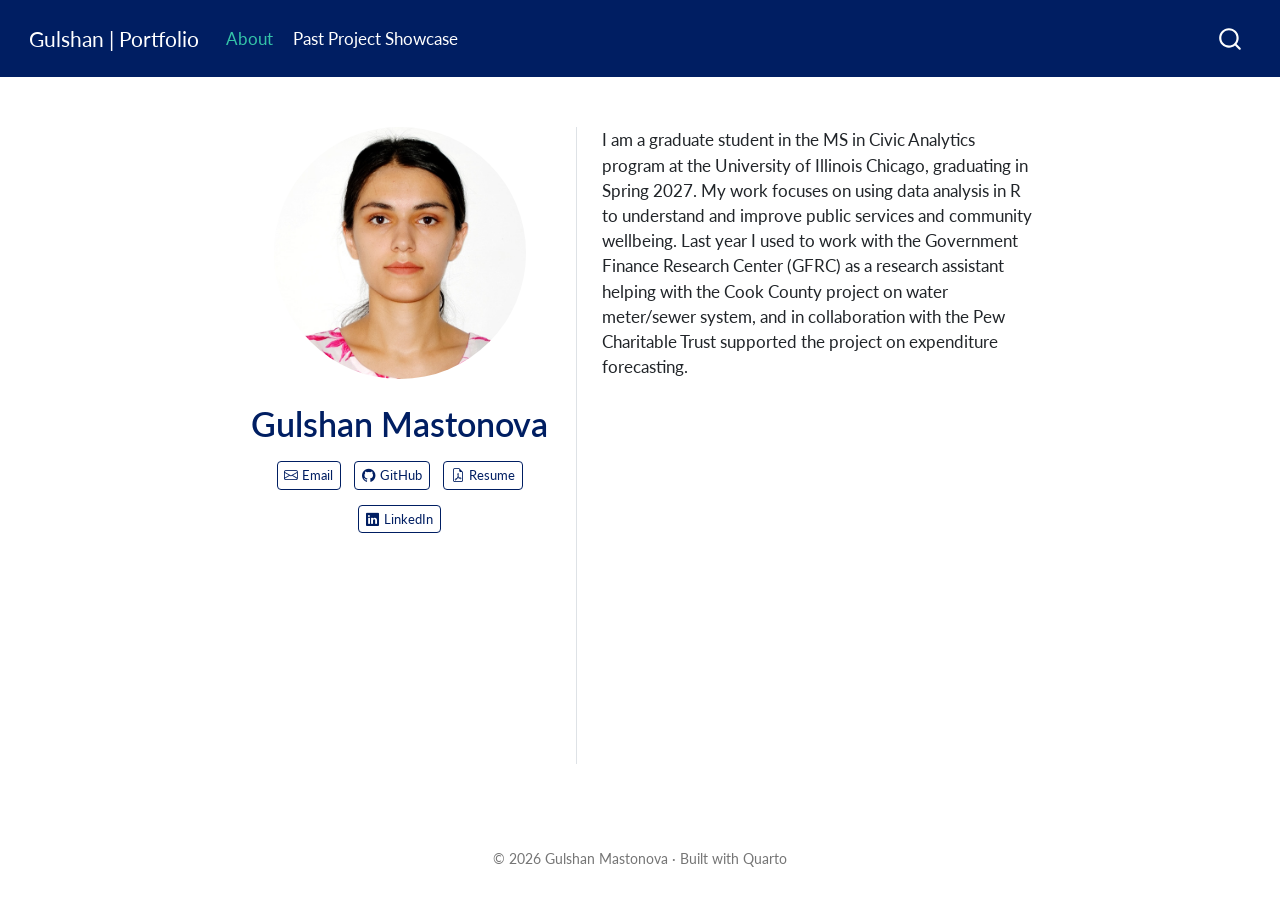
<file: docs/index.html>
<!DOCTYPE html>
<html xmlns="http://www.w3.org/1999/xhtml" lang="en" xml:lang="en"><head>

<meta charset="utf-8">
<meta name="generator" content="quarto-1.10.20">

<meta name="viewport" content="width=device-width, initial-scale=1.0, user-scalable=yes">


<title>Gulshan Mastonova – Gulshan | Portfolio</title>
<style>
/* Default styles provided by pandoc.
** See https://pandoc.org/MANUAL.html#variables-for-html for config info.
*/
span.smallcaps{font-variant: small-caps;}
div.columns{display: flex; gap: 1.5em;}
div.column{flex: auto;}
@media screen {
div.columns{gap: min(4vw, 1.5em);}
div.column{overflow-x: auto;}
}
div.hanging-indent{margin-left: 1.5em; text-indent: -1.5em;}
ul.task-list{list-style: none;}
ul.task-list li input[type="checkbox"] {
  width: 0.8em;
  margin: 0 0.8em 0.2em -1em; /* quarto-specific, see https://github.com/quarto-dev/quarto-cli/issues/4556 */ 
  vertical-align: middle;
}
</style>


<script src="site_libs/quarto-nav/quarto-nav.js"></script>
<script src="site_libs/quarto-nav/headroom.min.js"></script>
<script src="site_libs/clipboard/clipboard.min.js"></script>
<script src="site_libs/quarto-search/autocomplete.umd.js"></script>
<script src="site_libs/quarto-search/fuse.min.js"></script>
<script src="site_libs/quarto-search/quarto-search.js"></script>
<meta name="quarto:offset" content="./">
<script src="site_libs/quarto-html/quarto.js" type="module"></script>
<script src="site_libs/quarto-html/tabsets/tabsets.js" type="module"></script>
<script src="site_libs/quarto-html/popper.min.js"></script>
<script src="site_libs/quarto-html/tippy.umd.min.js"></script>
<link href="site_libs/quarto-html/tippy.css" rel="stylesheet">
<link href="site_libs/quarto-html/quarto-syntax-highlighting-17888a1159294d3eb470f19f6f52f5a5.css" rel="stylesheet" id="quarto-text-highlighting-styles">
<script src="site_libs/bootstrap/bootstrap.min.js"></script>
<link href="site_libs/bootstrap/bootstrap-icons.css" rel="stylesheet">
<link href="site_libs/bootstrap/bootstrap-e0e38c6e73cca7c66233635d8d6b3853.min.css" rel="stylesheet" append-hash="true" id="quarto-bootstrap" data-mode="light">
<script id="quarto-search-options" type="application/json">{
  "location": "navbar",
  "copy-button": false,
  "collapse-after": 3,
  "panel-placement": "end",
  "type": "overlay",
  "limit": 50,
  "keyboard-shortcut": [
    "f",
    "/",
    "s"
  ],
  "show-item-context": false,
  "language": {
    "search-no-results-text": "No results",
    "search-matching-documents-text": "matching documents",
    "search-copy-link-title": "Copy link to search",
    "search-hide-matches-text": "Hide additional matches",
    "search-more-match-text": "more match in this document",
    "search-more-matches-text": "more matches in this document",
    "search-clear-button-title": "Clear",
    "search-text-placeholder": "",
    "search-detached-cancel-button-title": "Cancel",
    "search-submit-button-title": "Submit",
    "search-label": "Search"
  }
}</script>


<link rel="stylesheet" href="styles.css">
</head>

<body class="nav-fixed fullcontent quarto-light">

<div id="quarto-search-results"></div>
  <header id="quarto-header" class="headroom fixed-top">
    <nav class="navbar navbar-expand-lg " data-bs-theme="dark">
      <div class="navbar-container container-fluid">
      <div class="navbar-brand-container mx-auto">
    <a class="navbar-brand" href="./index.html">
    <span class="navbar-title">Gulshan | Portfolio</span>
    </a>
  </div>
            <div id="quarto-search" class="" title="Search"></div>
          <button class="navbar-toggler" type="button" data-bs-toggle="collapse" data-bs-target="#navbarCollapse" aria-controls="navbarCollapse" role="menu" aria-expanded="false" aria-label="Toggle navigation" onclick="if (window.quartoToggleHeadroom) { window.quartoToggleHeadroom(); }">
  <span class="navbar-toggler-icon"></span>
</button>
          <div class="collapse navbar-collapse" id="navbarCollapse">
            <ul class="navbar-nav navbar-nav-scroll me-auto">
  <li class="nav-item">
    <a class="nav-link active" href="./index.html" aria-current="page"> 
<span class="menu-text">About</span></a>
  </li>  
  <li class="nav-item">
    <a class="nav-link" href="./project.html"> 
<span class="menu-text">Past Project Showcase</span></a>
  </li>  
</ul>
          </div> <!-- /navcollapse -->
            <div class="quarto-navbar-tools">
</div>
      </div> <!-- /container-fluid -->
    </nav>
</header>
<!-- content -->
<div id="quarto-content" class="quarto-container page-columns page-rows-contents page-layout-article page-navbar">
<!-- sidebar -->
<!-- margin-sidebar -->
    
<!-- main -->
<div class="quarto-about-trestles">
  <div class="about-entity">
    <img src="images/proffi.jpg" class="about-image
  round " style="height: 15em; width: 15em;">
<header id="title-block-header" class="quarto-title-block default">
<div class="quarto-title">
<h1 class="title">Gulshan Mastonova</h1>
</div>
<div class="quarto-title-meta">
  </div>
</header>
    <div class="about-links">
  <a href="mailto:gmast3@uic.edu" class="about-link" rel="" target="">
    <i class="bi bi-envelope"></i>
     <span class="about-link-text">Email</span>
  </a>
  <a href="https://github.com/gmast3-bit" class="about-link" rel="" target="">
    <i class="bi bi-github"></i>
     <span class="about-link-text">GitHub</span>
  </a>
  <a href="https://gmast3-bit.github.io/portfolio/files/resume.pdf" class="about-link" rel="" target="">
    <i class="bi bi-file-earmark-pdf"></i>
     <span class="about-link-text">Resume</span>
  </a>
  <a href="https://www.linkedin.com/in/gulshanmastonova/" class="about-link" rel="" target="">
    <i class="bi bi-linkedin"></i>
     <span class="about-link-text">LinkedIn</span>
  </a>
</div>
  </div>
  <div class="about-contents"><main class="content" id="quarto-document-content">
<p>I am a graduate student in the MS in Civic Analytics program at the University of Illinois Chicago, graduating in Spring 2027. My work focuses on using data analysis in R to understand and improve public services and community wellbeing. Last year I used to work with the Government Finance Research Center (GFRC) as a research assistant helping with the Cook County project on water meter/sewer system, and in collaboration with the Pew Charitable Trust supported the project on expenditure forecasting.</p>


</main></div>
</div>
 <!-- /main -->
<script id="quarto-html-after-body" type="application/javascript">
  window.document.addEventListener("DOMContentLoaded", function (event) {
    const isCodeAnnotation = (el) => {
      for (const clz of el.classList) {
        if (clz.startsWith('code-annotation-')) {                     
          return true;
        }
      }
      return false;
    }
    const onCopySuccess = function(e) {
      // button target
      const button = e.trigger;
      // don't keep focus
      button.blur();
      // flash "checked"
      button.classList.add('code-copy-button-checked');
      var currentTitle = button.getAttribute("title");
      button.setAttribute("title", "Copied!");
      let tooltip;
      if (window.bootstrap) {
        button.setAttribute("data-bs-toggle", "tooltip");
        button.setAttribute("data-bs-placement", "left");
        button.setAttribute("data-bs-title", "Copied!");
        tooltip = new bootstrap.Tooltip(button, 
          { trigger: "manual", 
            customClass: "code-copy-button-tooltip",
            offset: [0, -8]});
        tooltip.show();    
      }
      setTimeout(function() {
        if (tooltip) {
          tooltip.hide();
          button.removeAttribute("data-bs-title");
          button.removeAttribute("data-bs-toggle");
          button.removeAttribute("data-bs-placement");
        }
        button.setAttribute("title", currentTitle);
        button.classList.remove('code-copy-button-checked');
      }, 1000);
      // clear code selection
      e.clearSelection();
    }
    const getTextToCopy = function(trigger) {
      const outerScaffold = trigger.parentElement.cloneNode(true);
      const codeEl = outerScaffold.querySelector('code');
      for (const childEl of codeEl.children) {
        if (isCodeAnnotation(childEl)) {
          childEl.remove();
        }
      }
      return codeEl.innerText;
    }
    const clipboard = new window.ClipboardJS('.code-copy-button:not([data-in-quarto-modal])', {
      text: getTextToCopy
    });
    clipboard.on('success', onCopySuccess);
    if (window.document.getElementById('quarto-embedded-source-code-modal')) {
      const clipboardModal = new window.ClipboardJS('.code-copy-button[data-in-quarto-modal]', {
        text: getTextToCopy,
        container: window.document.getElementById('quarto-embedded-source-code-modal')
      });
      clipboardModal.on('success', onCopySuccess);
    }
      var localhostRegex = new RegExp(/^(?:http|https):\/\/localhost\:?[0-9]*\//);
      var mailtoRegex = new RegExp(/^mailto:/);
        var filterRegex = new RegExp('/' + window.location.host + '/');
      var isInternal = (href) => {
          return filterRegex.test(href) || localhostRegex.test(href) || mailtoRegex.test(href);
      }
      // Inspect non-navigation links and adorn them if external
     var links = window.document.querySelectorAll('a[href]:not(.nav-link):not(.navbar-brand):not(.toc-action):not(.sidebar-link):not(.sidebar-item-toggle):not(.pagination-link):not(.no-external):not([aria-hidden]):not(.dropdown-item):not(.quarto-navigation-tool):not(.about-link)');
      for (var i=0; i<links.length; i++) {
        const link = links[i];
        if (!isInternal(link.href)) {
          // undo the damage that might have been done by quarto-nav.js in the case of
          // links that we want to consider external
          if (link.dataset.originalHref !== undefined) {
            link.href = link.dataset.originalHref;
          }
        }
      }
    function tippyHover(el, contentFn, onTriggerFn, onUntriggerFn) {
      const config = {
        allowHTML: true,
        maxWidth: 500,
        delay: 100,
        arrow: false,
        appendTo: function(el) {
            return el.parentElement;
        },
        interactive: true,
        interactiveBorder: 10,
        theme: 'quarto',
        placement: 'bottom-start',
      };
      if (contentFn) {
        config.content = contentFn;
      }
      if (onTriggerFn) {
        config.onTrigger = onTriggerFn;
      }
      if (onUntriggerFn) {
        config.onUntrigger = onUntriggerFn;
      }
      window.tippy(el, config); 
    }
    const noterefs = window.document.querySelectorAll('a[role="doc-noteref"]');
    for (var i=0; i<noterefs.length; i++) {
      const ref = noterefs[i];
      tippyHover(ref, function() {
        // use id or data attribute instead here
        let href = ref.getAttribute('data-footnote-href') || ref.getAttribute('href');
        try { href = new URL(href).hash; } catch {}
        const id = href.replace(/^#\/?/, "");
        const note = window.document.getElementById(id);
        if (note) {
          return note.innerHTML;
        } else {
          return "";
        }
      });
    }
    const xrefs = window.document.querySelectorAll('a.quarto-xref');
    const processXRef = (id, note) => {
      // Strip column container classes
      const stripColumnClz = (el) => {
        el.classList.remove("page-full", "page-columns");
        if (el.children) {
          for (const child of el.children) {
            stripColumnClz(child);
          }
        }
      }
      stripColumnClz(note)
      if (id === null || id.startsWith('sec-')) {
        // Special case sections, only their first couple elements
        const container = document.createElement("div");
        if (note.children && note.children.length > 2) {
          container.appendChild(note.children[0].cloneNode(true));
          for (let i = 1; i < note.children.length; i++) {
            const child = note.children[i];
            if (child.tagName === "P" && child.innerText === "") {
              continue;
            } else {
              container.appendChild(child.cloneNode(true));
              break;
            }
          }
          if (window.Quarto?.typesetMath) {
            window.Quarto.typesetMath(container);
          }
          return container.innerHTML
        } else {
          if (window.Quarto?.typesetMath) {
            window.Quarto.typesetMath(note);
          }
          return note.innerHTML;
        }
      } else {
        // Remove any anchor links if they are present
        const anchorLink = note.querySelector('a.anchorjs-link');
        if (anchorLink) {
          anchorLink.remove();
        }
        if (window.Quarto?.typesetMath) {
          window.Quarto.typesetMath(note);
        }
        if (note.classList.contains("callout")) {
          return note.outerHTML;
        } else {
          return note.innerHTML;
        }
      }
    }
    for (var i=0; i<xrefs.length; i++) {
      const xref = xrefs[i];
      tippyHover(xref, undefined, function(instance) {
        instance.disable();
        let url = xref.getAttribute('href');
        let hash = undefined; 
        if (url.startsWith('#')) {
          hash = url;
        } else {
          try { hash = new URL(url).hash; } catch {}
        }
        if (hash) {
          const id = hash.replace(/^#\/?/, "");
          const note = window.document.getElementById(id);
          if (note !== null) {
            try {
              const html = processXRef(id, note.cloneNode(true));
              instance.setContent(html);
            } finally {
              instance.enable();
              instance.show();
            }
          } else {
            // See if we can fetch this
            fetch(url.split('#')[0])
            .then(res => res.text())
            .then(html => {
              const parser = new DOMParser();
              const htmlDoc = parser.parseFromString(html, "text/html");
              const note = htmlDoc.getElementById(id);
              if (note !== null) {
                const html = processXRef(id, note);
                instance.setContent(html);
              } 
            }).finally(() => {
              instance.enable();
              instance.show();
            });
          }
        } else {
          // See if we can fetch a full url (with no hash to target)
          // This is a special case and we should probably do some content thinning / targeting
          fetch(url)
          .then(res => res.text())
          .then(html => {
            const parser = new DOMParser();
            const htmlDoc = parser.parseFromString(html, "text/html");
            const note = htmlDoc.querySelector('main.content');
            if (note !== null) {
              // This should only happen for chapter cross references
              // (since there is no id in the URL)
              // remove the first header
              if (note.children.length > 0 && note.children[0].tagName === "HEADER") {
                note.children[0].remove();
              }
              const html = processXRef(null, note);
              instance.setContent(html);
            } 
          }).finally(() => {
            instance.enable();
            instance.show();
          });
        }
      }, function(instance) {
      });
    }
        let selectedAnnoteEl;
        const selectorForAnnotation = ( cell, annotation) => {
          let cellAttr = 'data-code-cell="' + cell + '"';
          let lineAttr = 'data-code-annotation="' +  annotation + '"';
          const selector = 'span[' + cellAttr + '][' + lineAttr + ']';
          return selector;
        }
        const selectCodeLines = (annoteEl) => {
          const doc = window.document;
          const targetCell = annoteEl.getAttribute("data-target-cell");
          const targetAnnotation = annoteEl.getAttribute("data-target-annotation");
          const annoteSpan = window.document.querySelector(selectorForAnnotation(targetCell, targetAnnotation));
          const lines = annoteSpan.getAttribute("data-code-lines").split(",");
          const lineIds = lines.map((line) => {
            return targetCell + "-" + line;
          })
          let top = null;
          let height = null;
          let parent = null;
          if (lineIds.length > 0) {
              //compute the position of the single el (top and bottom and make a div)
              const el = window.document.getElementById(lineIds[0]);
              top = el.offsetTop;
              height = el.offsetHeight;
              parent = el.parentElement.parentElement;
            if (lineIds.length > 1) {
              const lastEl = window.document.getElementById(lineIds[lineIds.length - 1]);
              const bottom = lastEl.offsetTop + lastEl.offsetHeight;
              height = bottom - top;
            }
            if (top !== null && height !== null && parent !== null) {
              // cook up a div (if necessary) and position it 
              let div = window.document.getElementById("code-annotation-line-highlight");
              if (div === null) {
                div = window.document.createElement("div");
                div.setAttribute("id", "code-annotation-line-highlight");
                div.style.position = 'absolute';
                parent.appendChild(div);
              }
              div.style.top = top - 2 + "px";
              div.style.height = height + 4 + "px";
              div.style.left = 0;
              let gutterDiv = window.document.getElementById("code-annotation-line-highlight-gutter");
              if (gutterDiv === null) {
                gutterDiv = window.document.createElement("div");
                gutterDiv.setAttribute("id", "code-annotation-line-highlight-gutter");
                gutterDiv.style.position = 'absolute';
                const codeCell = window.document.getElementById(targetCell);
                const gutter = codeCell.querySelector('.code-annotation-gutter');
                gutter.appendChild(gutterDiv);
              }
              gutterDiv.style.top = top - 2 + "px";
              gutterDiv.style.height = height + 4 + "px";
            }
            selectedAnnoteEl = annoteEl;
          }
        };
        const unselectCodeLines = () => {
          const elementsIds = ["code-annotation-line-highlight", "code-annotation-line-highlight-gutter"];
          elementsIds.forEach((elId) => {
            const div = window.document.getElementById(elId);
            if (div) {
              div.remove();
            }
          });
          selectedAnnoteEl = undefined;
        };
          // Handle positioning of the toggle
      window.addEventListener(
        "resize",
        throttle(() => {
          elRect = undefined;
          if (selectedAnnoteEl) {
            selectCodeLines(selectedAnnoteEl);
          }
        }, 10)
      );
      function throttle(fn, ms) {
      let throttle = false;
      let timer;
        return (...args) => {
          if(!throttle) { // first call gets through
              fn.apply(this, args);
              throttle = true;
          } else { // all the others get throttled
              if(timer) clearTimeout(timer); // cancel #2
              timer = setTimeout(() => {
                fn.apply(this, args);
                timer = throttle = false;
              }, ms);
          }
        };
      }
        // Attach click handler to the DT
        const annoteDls = window.document.querySelectorAll('dt[data-target-cell]');
        for (const annoteDlNode of annoteDls) {
          annoteDlNode.addEventListener('click', (event) => {
            const clickedEl = event.target;
            if (clickedEl !== selectedAnnoteEl) {
              unselectCodeLines();
              const activeEl = window.document.querySelector('dt[data-target-cell].code-annotation-active');
              if (activeEl) {
                activeEl.classList.remove('code-annotation-active');
              }
              selectCodeLines(clickedEl);
              clickedEl.classList.add('code-annotation-active');
            } else {
              // Unselect the line
              unselectCodeLines();
              clickedEl.classList.remove('code-annotation-active');
            }
          });
        }
    const findCites = (el) => {
      const parentEl = el.parentElement;
      if (parentEl) {
        const cites = parentEl.dataset.cites;
        if (cites) {
          return {
            el,
            cites: cites.split(' ')
          };
        } else {
          return findCites(el.parentElement)
        }
      } else {
        return undefined;
      }
    };
    var bibliorefs = window.document.querySelectorAll('a[role="doc-biblioref"]');
    for (var i=0; i<bibliorefs.length; i++) {
      const ref = bibliorefs[i];
      const citeInfo = findCites(ref);
      if (citeInfo) {
        tippyHover(citeInfo.el, function() {
          var popup = window.document.createElement('div');
          citeInfo.cites.forEach(function(cite) {
            var citeDiv = window.document.createElement('div');
            citeDiv.classList.add('hanging-indent');
            citeDiv.classList.add('csl-entry');
            var biblioDiv = window.document.getElementById('ref-' + cite);
            if (biblioDiv) {
              citeDiv.innerHTML = biblioDiv.innerHTML;
            }
            popup.appendChild(citeDiv);
          });
          return popup.innerHTML;
        });
      }
    }
  });
  </script>
</div> <!-- /content -->
<footer class="footer">
  <div class="nav-footer">
    <div class="nav-footer-left">
      &nbsp;
    </div>   
    <div class="nav-footer-center">
<p>© 2026 Gulshan Mastonova · Built with Quarto</p>
</div>
    <div class="nav-footer-right">
      &nbsp;
    </div>
  </div>
</footer>




</body></html>
</file>
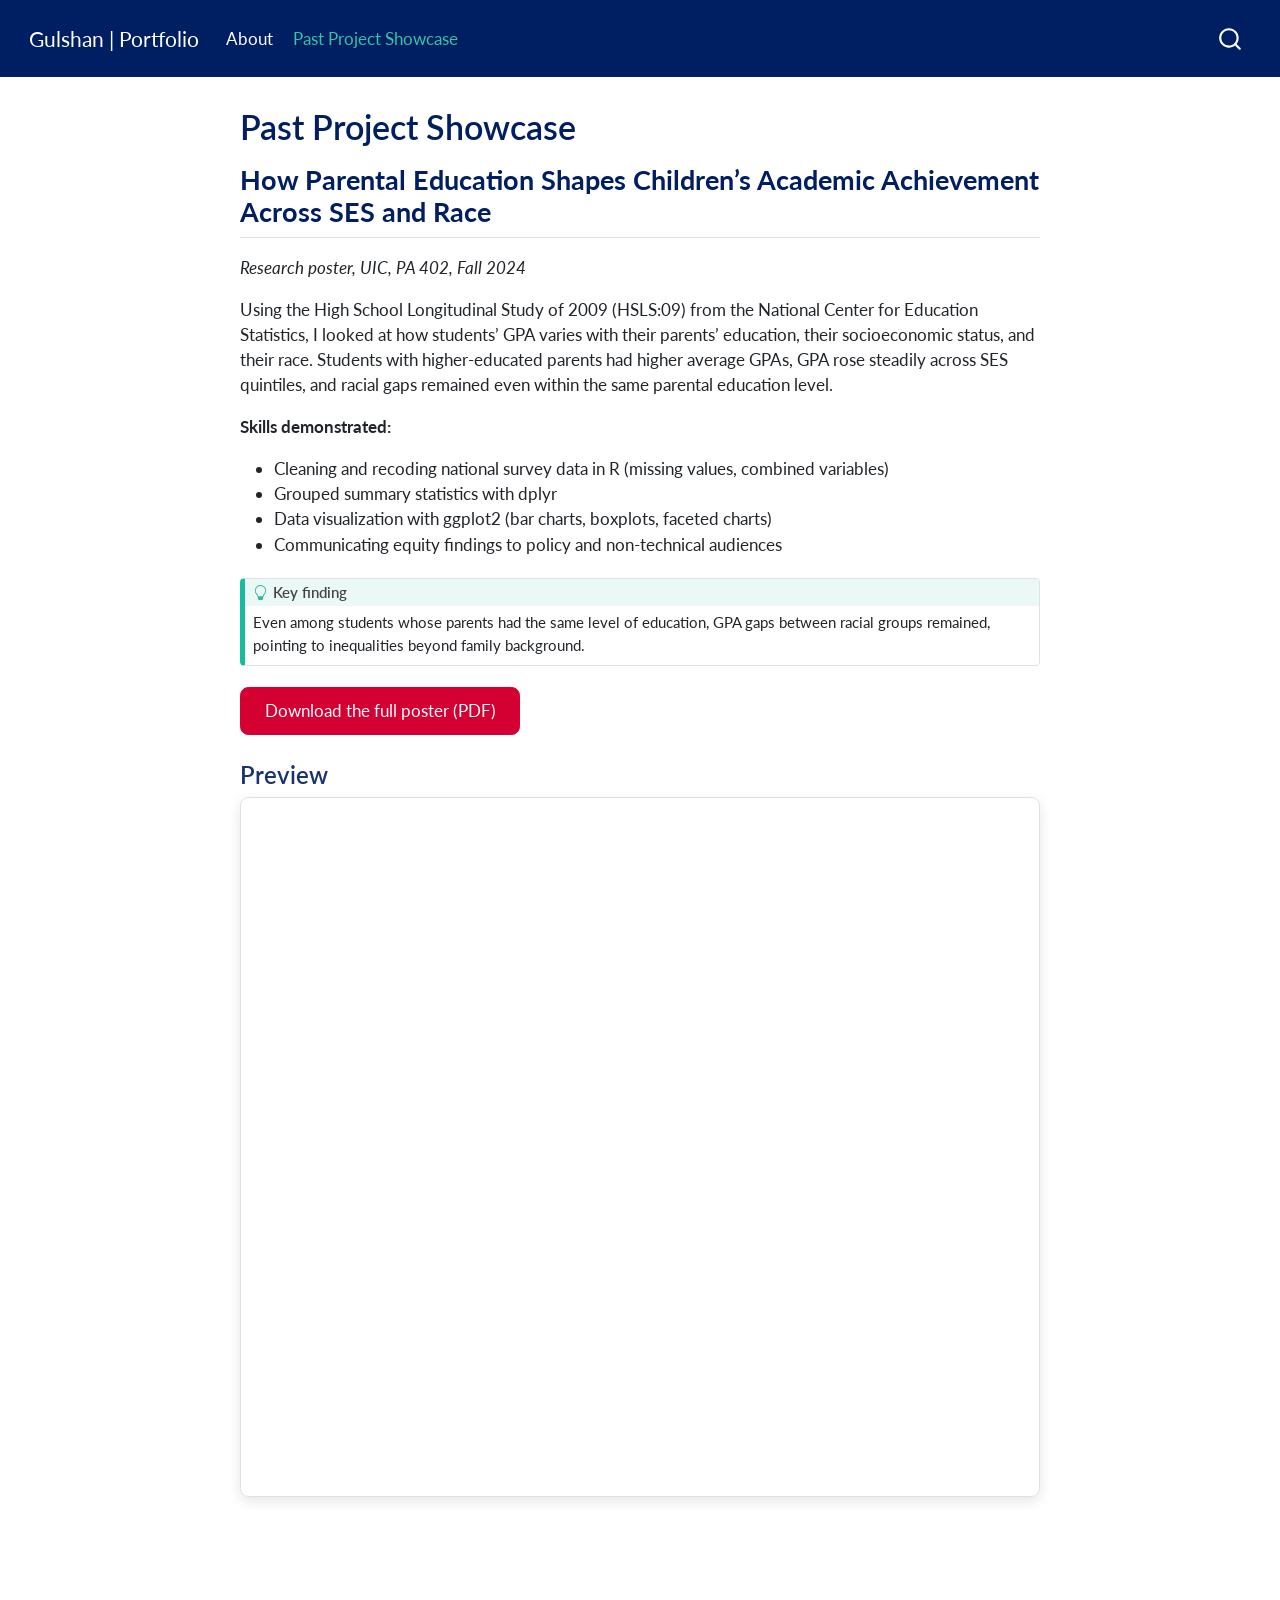
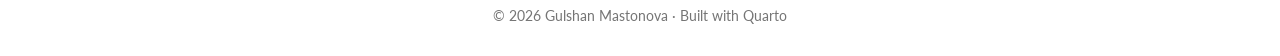
<file: docs/project.html>
<!DOCTYPE html>
<html xmlns="http://www.w3.org/1999/xhtml" lang="en" xml:lang="en"><head>

<meta charset="utf-8">
<meta name="generator" content="quarto-1.10.20">

<meta name="viewport" content="width=device-width, initial-scale=1.0, user-scalable=yes">


<title>Past Project Showcase – Gulshan | Portfolio</title>
<style>
/* Default styles provided by pandoc.
** See https://pandoc.org/MANUAL.html#variables-for-html for config info.
*/
span.smallcaps{font-variant: small-caps;}
div.columns{display: flex; gap: 1.5em;}
div.column{flex: auto;}
@media screen {
div.columns{gap: min(4vw, 1.5em);}
div.column{overflow-x: auto;}
}
div.hanging-indent{margin-left: 1.5em; text-indent: -1.5em;}
ul.task-list{list-style: none;}
ul.task-list li input[type="checkbox"] {
  width: 0.8em;
  margin: 0 0.8em 0.2em -1em; /* quarto-specific, see https://github.com/quarto-dev/quarto-cli/issues/4556 */ 
  vertical-align: middle;
}
</style>


<script src="site_libs/quarto-nav/quarto-nav.js"></script>
<script src="site_libs/quarto-nav/headroom.min.js"></script>
<script src="site_libs/clipboard/clipboard.min.js"></script>
<script src="site_libs/quarto-search/autocomplete.umd.js"></script>
<script src="site_libs/quarto-search/fuse.min.js"></script>
<script src="site_libs/quarto-search/quarto-search.js"></script>
<meta name="quarto:offset" content="./">
<script src="site_libs/quarto-html/quarto.js" type="module"></script>
<script src="site_libs/quarto-html/tabsets/tabsets.js" type="module"></script>
<script src="site_libs/quarto-html/popper.min.js"></script>
<script src="site_libs/quarto-html/tippy.umd.min.js"></script>
<script src="site_libs/quarto-html/anchor.min.js"></script>
<link href="site_libs/quarto-html/tippy.css" rel="stylesheet">
<link href="site_libs/quarto-html/quarto-syntax-highlighting-17888a1159294d3eb470f19f6f52f5a5.css" rel="stylesheet" id="quarto-text-highlighting-styles">
<script src="site_libs/bootstrap/bootstrap.min.js"></script>
<link href="site_libs/bootstrap/bootstrap-icons.css" rel="stylesheet">
<link href="site_libs/bootstrap/bootstrap-e0e38c6e73cca7c66233635d8d6b3853.min.css" rel="stylesheet" append-hash="true" id="quarto-bootstrap" data-mode="light">
<script id="quarto-search-options" type="application/json">{
  "location": "navbar",
  "copy-button": false,
  "collapse-after": 3,
  "panel-placement": "end",
  "type": "overlay",
  "limit": 50,
  "keyboard-shortcut": [
    "f",
    "/",
    "s"
  ],
  "show-item-context": false,
  "language": {
    "search-no-results-text": "No results",
    "search-matching-documents-text": "matching documents",
    "search-copy-link-title": "Copy link to search",
    "search-hide-matches-text": "Hide additional matches",
    "search-more-match-text": "more match in this document",
    "search-more-matches-text": "more matches in this document",
    "search-clear-button-title": "Clear",
    "search-text-placeholder": "",
    "search-detached-cancel-button-title": "Cancel",
    "search-submit-button-title": "Submit",
    "search-label": "Search"
  }
}</script>


<link rel="stylesheet" href="styles.css">
</head>

<body class="nav-fixed fullcontent quarto-light">

<div id="quarto-search-results"></div>
  <header id="quarto-header" class="headroom fixed-top">
    <nav class="navbar navbar-expand-lg " data-bs-theme="dark">
      <div class="navbar-container container-fluid">
      <div class="navbar-brand-container mx-auto">
    <a class="navbar-brand" href="./index.html">
    <span class="navbar-title">Gulshan | Portfolio</span>
    </a>
  </div>
            <div id="quarto-search" class="" title="Search"></div>
          <button class="navbar-toggler" type="button" data-bs-toggle="collapse" data-bs-target="#navbarCollapse" aria-controls="navbarCollapse" role="menu" aria-expanded="false" aria-label="Toggle navigation" onclick="if (window.quartoToggleHeadroom) { window.quartoToggleHeadroom(); }">
  <span class="navbar-toggler-icon"></span>
</button>
          <div class="collapse navbar-collapse" id="navbarCollapse">
            <ul class="navbar-nav navbar-nav-scroll me-auto">
  <li class="nav-item">
    <a class="nav-link" href="./index.html"> 
<span class="menu-text">About</span></a>
  </li>  
  <li class="nav-item">
    <a class="nav-link active" href="./project.html" aria-current="page"> 
<span class="menu-text">Past Project Showcase</span></a>
  </li>  
</ul>
          </div> <!-- /navcollapse -->
            <div class="quarto-navbar-tools">
</div>
      </div> <!-- /container-fluid -->
    </nav>
</header>
<!-- content -->
<div id="quarto-content" class="quarto-container page-columns page-rows-contents page-layout-article page-navbar">
<!-- sidebar -->
<!-- margin-sidebar -->
    
<!-- main -->
<main class="content" id="quarto-document-content">

<header id="title-block-header" class="quarto-title-block default">
<div class="quarto-title">
<h1 class="title">Past Project Showcase</h1>
</div>



<div class="quarto-title-meta">

    
  
    
  </div>
  


</header>


<section id="how-parental-education-shapes-childrens-academic-achievement-across-ses-and-race" class="level2">
<h2 class="anchored" data-anchor-id="how-parental-education-shapes-childrens-academic-achievement-across-ses-and-race">How Parental Education Shapes Children’s Academic Achievement Across SES and Race</h2>
<p><em>Research poster, UIC, PA 402, Fall 2024</em></p>
<p>Using the High School Longitudinal Study of 2009 (HSLS:09) from the National Center for Education Statistics, I looked at how students’ GPA varies with their parents’ education, their socioeconomic status, and their race. Students with higher-educated parents had higher average GPAs, GPA rose steadily across SES quintiles, and racial gaps remained even within the same parental education level.</p>
<p><strong>Skills demonstrated:</strong></p>
<ul>
<li>Cleaning and recoding national survey data in R (missing values, combined variables)</li>
<li>Grouped summary statistics with dplyr</li>
<li>Data visualization with ggplot2 (bar charts, boxplots, faceted charts)</li>
<li>Communicating equity findings to policy and non-technical audiences</li>
</ul>
<div class="callout callout-style-default callout-tip callout-titled">
<div class="callout-header d-flex align-content-center">
<div class="callout-icon-container">
<i class="callout-icon"></i>
</div>
<div class="callout-title-container flex-fill">
<span class="screen-reader-only">Tip</span>Key finding
</div>
</div>
<div class="callout-body-container callout-body">
<p>Even among students whose parents had the same level of education, GPA gaps between racial groups remained, pointing to inequalities beyond family background.</p>
</div>
</div>
<p><a href="files/project.pdf" class="btn btn-primary" download="project.pdf">Download the full poster (PDF)</a></p>
<section id="preview" class="level3">
<h3 class="anchored" data-anchor-id="preview">Preview</h3>
<iframe src="files/project.pdf" width="100%" height="700px">
</iframe>


</section>
</section>

</main> <!-- /main -->
<script id="quarto-html-after-body" type="application/javascript">
  window.document.addEventListener("DOMContentLoaded", function (event) {
    const icon = "";
    const anchorJS = new window.AnchorJS();
    anchorJS.options = {
      placement: 'right',
      icon: icon
    };
    anchorJS.add('.anchored');
    const isCodeAnnotation = (el) => {
      for (const clz of el.classList) {
        if (clz.startsWith('code-annotation-')) {                     
          return true;
        }
      }
      return false;
    }
    const onCopySuccess = function(e) {
      // button target
      const button = e.trigger;
      // don't keep focus
      button.blur();
      // flash "checked"
      button.classList.add('code-copy-button-checked');
      var currentTitle = button.getAttribute("title");
      button.setAttribute("title", "Copied!");
      let tooltip;
      if (window.bootstrap) {
        button.setAttribute("data-bs-toggle", "tooltip");
        button.setAttribute("data-bs-placement", "left");
        button.setAttribute("data-bs-title", "Copied!");
        tooltip = new bootstrap.Tooltip(button, 
          { trigger: "manual", 
            customClass: "code-copy-button-tooltip",
            offset: [0, -8]});
        tooltip.show();    
      }
      setTimeout(function() {
        if (tooltip) {
          tooltip.hide();
          button.removeAttribute("data-bs-title");
          button.removeAttribute("data-bs-toggle");
          button.removeAttribute("data-bs-placement");
        }
        button.setAttribute("title", currentTitle);
        button.classList.remove('code-copy-button-checked');
      }, 1000);
      // clear code selection
      e.clearSelection();
    }
    const getTextToCopy = function(trigger) {
      const outerScaffold = trigger.parentElement.cloneNode(true);
      const codeEl = outerScaffold.querySelector('code');
      for (const childEl of codeEl.children) {
        if (isCodeAnnotation(childEl)) {
          childEl.remove();
        }
      }
      return codeEl.innerText;
    }
    const clipboard = new window.ClipboardJS('.code-copy-button:not([data-in-quarto-modal])', {
      text: getTextToCopy
    });
    clipboard.on('success', onCopySuccess);
    if (window.document.getElementById('quarto-embedded-source-code-modal')) {
      const clipboardModal = new window.ClipboardJS('.code-copy-button[data-in-quarto-modal]', {
        text: getTextToCopy,
        container: window.document.getElementById('quarto-embedded-source-code-modal')
      });
      clipboardModal.on('success', onCopySuccess);
    }
      var localhostRegex = new RegExp(/^(?:http|https):\/\/localhost\:?[0-9]*\//);
      var mailtoRegex = new RegExp(/^mailto:/);
        var filterRegex = new RegExp('/' + window.location.host + '/');
      var isInternal = (href) => {
          return filterRegex.test(href) || localhostRegex.test(href) || mailtoRegex.test(href);
      }
      // Inspect non-navigation links and adorn them if external
     var links = window.document.querySelectorAll('a[href]:not(.nav-link):not(.navbar-brand):not(.toc-action):not(.sidebar-link):not(.sidebar-item-toggle):not(.pagination-link):not(.no-external):not([aria-hidden]):not(.dropdown-item):not(.quarto-navigation-tool):not(.about-link)');
      for (var i=0; i<links.length; i++) {
        const link = links[i];
        if (!isInternal(link.href)) {
          // undo the damage that might have been done by quarto-nav.js in the case of
          // links that we want to consider external
          if (link.dataset.originalHref !== undefined) {
            link.href = link.dataset.originalHref;
          }
        }
      }
    function tippyHover(el, contentFn, onTriggerFn, onUntriggerFn) {
      const config = {
        allowHTML: true,
        maxWidth: 500,
        delay: 100,
        arrow: false,
        appendTo: function(el) {
            return el.parentElement;
        },
        interactive: true,
        interactiveBorder: 10,
        theme: 'quarto',
        placement: 'bottom-start',
      };
      if (contentFn) {
        config.content = contentFn;
      }
      if (onTriggerFn) {
        config.onTrigger = onTriggerFn;
      }
      if (onUntriggerFn) {
        config.onUntrigger = onUntriggerFn;
      }
      window.tippy(el, config); 
    }
    const noterefs = window.document.querySelectorAll('a[role="doc-noteref"]');
    for (var i=0; i<noterefs.length; i++) {
      const ref = noterefs[i];
      tippyHover(ref, function() {
        // use id or data attribute instead here
        let href = ref.getAttribute('data-footnote-href') || ref.getAttribute('href');
        try { href = new URL(href).hash; } catch {}
        const id = href.replace(/^#\/?/, "");
        const note = window.document.getElementById(id);
        if (note) {
          return note.innerHTML;
        } else {
          return "";
        }
      });
    }
    const xrefs = window.document.querySelectorAll('a.quarto-xref');
    const processXRef = (id, note) => {
      // Strip column container classes
      const stripColumnClz = (el) => {
        el.classList.remove("page-full", "page-columns");
        if (el.children) {
          for (const child of el.children) {
            stripColumnClz(child);
          }
        }
      }
      stripColumnClz(note)
      if (id === null || id.startsWith('sec-')) {
        // Special case sections, only their first couple elements
        const container = document.createElement("div");
        if (note.children && note.children.length > 2) {
          container.appendChild(note.children[0].cloneNode(true));
          for (let i = 1; i < note.children.length; i++) {
            const child = note.children[i];
            if (child.tagName === "P" && child.innerText === "") {
              continue;
            } else {
              container.appendChild(child.cloneNode(true));
              break;
            }
          }
          if (window.Quarto?.typesetMath) {
            window.Quarto.typesetMath(container);
          }
          return container.innerHTML
        } else {
          if (window.Quarto?.typesetMath) {
            window.Quarto.typesetMath(note);
          }
          return note.innerHTML;
        }
      } else {
        // Remove any anchor links if they are present
        const anchorLink = note.querySelector('a.anchorjs-link');
        if (anchorLink) {
          anchorLink.remove();
        }
        if (window.Quarto?.typesetMath) {
          window.Quarto.typesetMath(note);
        }
        if (note.classList.contains("callout")) {
          return note.outerHTML;
        } else {
          return note.innerHTML;
        }
      }
    }
    for (var i=0; i<xrefs.length; i++) {
      const xref = xrefs[i];
      tippyHover(xref, undefined, function(instance) {
        instance.disable();
        let url = xref.getAttribute('href');
        let hash = undefined; 
        if (url.startsWith('#')) {
          hash = url;
        } else {
          try { hash = new URL(url).hash; } catch {}
        }
        if (hash) {
          const id = hash.replace(/^#\/?/, "");
          const note = window.document.getElementById(id);
          if (note !== null) {
            try {
              const html = processXRef(id, note.cloneNode(true));
              instance.setContent(html);
            } finally {
              instance.enable();
              instance.show();
            }
          } else {
            // See if we can fetch this
            fetch(url.split('#')[0])
            .then(res => res.text())
            .then(html => {
              const parser = new DOMParser();
              const htmlDoc = parser.parseFromString(html, "text/html");
              const note = htmlDoc.getElementById(id);
              if (note !== null) {
                const html = processXRef(id, note);
                instance.setContent(html);
              } 
            }).finally(() => {
              instance.enable();
              instance.show();
            });
          }
        } else {
          // See if we can fetch a full url (with no hash to target)
          // This is a special case and we should probably do some content thinning / targeting
          fetch(url)
          .then(res => res.text())
          .then(html => {
            const parser = new DOMParser();
            const htmlDoc = parser.parseFromString(html, "text/html");
            const note = htmlDoc.querySelector('main.content');
            if (note !== null) {
              // This should only happen for chapter cross references
              // (since there is no id in the URL)
              // remove the first header
              if (note.children.length > 0 && note.children[0].tagName === "HEADER") {
                note.children[0].remove();
              }
              const html = processXRef(null, note);
              instance.setContent(html);
            } 
          }).finally(() => {
            instance.enable();
            instance.show();
          });
        }
      }, function(instance) {
      });
    }
        let selectedAnnoteEl;
        const selectorForAnnotation = ( cell, annotation) => {
          let cellAttr = 'data-code-cell="' + cell + '"';
          let lineAttr = 'data-code-annotation="' +  annotation + '"';
          const selector = 'span[' + cellAttr + '][' + lineAttr + ']';
          return selector;
        }
        const selectCodeLines = (annoteEl) => {
          const doc = window.document;
          const targetCell = annoteEl.getAttribute("data-target-cell");
          const targetAnnotation = annoteEl.getAttribute("data-target-annotation");
          const annoteSpan = window.document.querySelector(selectorForAnnotation(targetCell, targetAnnotation));
          const lines = annoteSpan.getAttribute("data-code-lines").split(",");
          const lineIds = lines.map((line) => {
            return targetCell + "-" + line;
          })
          let top = null;
          let height = null;
          let parent = null;
          if (lineIds.length > 0) {
              //compute the position of the single el (top and bottom and make a div)
              const el = window.document.getElementById(lineIds[0]);
              top = el.offsetTop;
              height = el.offsetHeight;
              parent = el.parentElement.parentElement;
            if (lineIds.length > 1) {
              const lastEl = window.document.getElementById(lineIds[lineIds.length - 1]);
              const bottom = lastEl.offsetTop + lastEl.offsetHeight;
              height = bottom - top;
            }
            if (top !== null && height !== null && parent !== null) {
              // cook up a div (if necessary) and position it 
              let div = window.document.getElementById("code-annotation-line-highlight");
              if (div === null) {
                div = window.document.createElement("div");
                div.setAttribute("id", "code-annotation-line-highlight");
                div.style.position = 'absolute';
                parent.appendChild(div);
              }
              div.style.top = top - 2 + "px";
              div.style.height = height + 4 + "px";
              div.style.left = 0;
              let gutterDiv = window.document.getElementById("code-annotation-line-highlight-gutter");
              if (gutterDiv === null) {
                gutterDiv = window.document.createElement("div");
                gutterDiv.setAttribute("id", "code-annotation-line-highlight-gutter");
                gutterDiv.style.position = 'absolute';
                const codeCell = window.document.getElementById(targetCell);
                const gutter = codeCell.querySelector('.code-annotation-gutter');
                gutter.appendChild(gutterDiv);
              }
              gutterDiv.style.top = top - 2 + "px";
              gutterDiv.style.height = height + 4 + "px";
            }
            selectedAnnoteEl = annoteEl;
          }
        };
        const unselectCodeLines = () => {
          const elementsIds = ["code-annotation-line-highlight", "code-annotation-line-highlight-gutter"];
          elementsIds.forEach((elId) => {
            const div = window.document.getElementById(elId);
            if (div) {
              div.remove();
            }
          });
          selectedAnnoteEl = undefined;
        };
          // Handle positioning of the toggle
      window.addEventListener(
        "resize",
        throttle(() => {
          elRect = undefined;
          if (selectedAnnoteEl) {
            selectCodeLines(selectedAnnoteEl);
          }
        }, 10)
      );
      function throttle(fn, ms) {
      let throttle = false;
      let timer;
        return (...args) => {
          if(!throttle) { // first call gets through
              fn.apply(this, args);
              throttle = true;
          } else { // all the others get throttled
              if(timer) clearTimeout(timer); // cancel #2
              timer = setTimeout(() => {
                fn.apply(this, args);
                timer = throttle = false;
              }, ms);
          }
        };
      }
        // Attach click handler to the DT
        const annoteDls = window.document.querySelectorAll('dt[data-target-cell]');
        for (const annoteDlNode of annoteDls) {
          annoteDlNode.addEventListener('click', (event) => {
            const clickedEl = event.target;
            if (clickedEl !== selectedAnnoteEl) {
              unselectCodeLines();
              const activeEl = window.document.querySelector('dt[data-target-cell].code-annotation-active');
              if (activeEl) {
                activeEl.classList.remove('code-annotation-active');
              }
              selectCodeLines(clickedEl);
              clickedEl.classList.add('code-annotation-active');
            } else {
              // Unselect the line
              unselectCodeLines();
              clickedEl.classList.remove('code-annotation-active');
            }
          });
        }
    const findCites = (el) => {
      const parentEl = el.parentElement;
      if (parentEl) {
        const cites = parentEl.dataset.cites;
        if (cites) {
          return {
            el,
            cites: cites.split(' ')
          };
        } else {
          return findCites(el.parentElement)
        }
      } else {
        return undefined;
      }
    };
    var bibliorefs = window.document.querySelectorAll('a[role="doc-biblioref"]');
    for (var i=0; i<bibliorefs.length; i++) {
      const ref = bibliorefs[i];
      const citeInfo = findCites(ref);
      if (citeInfo) {
        tippyHover(citeInfo.el, function() {
          var popup = window.document.createElement('div');
          citeInfo.cites.forEach(function(cite) {
            var citeDiv = window.document.createElement('div');
            citeDiv.classList.add('hanging-indent');
            citeDiv.classList.add('csl-entry');
            var biblioDiv = window.document.getElementById('ref-' + cite);
            if (biblioDiv) {
              citeDiv.innerHTML = biblioDiv.innerHTML;
            }
            popup.appendChild(citeDiv);
          });
          return popup.innerHTML;
        });
      }
    }
  });
  </script>
</div> <!-- /content -->
<footer class="footer">
  <div class="nav-footer">
    <div class="nav-footer-left">
      &nbsp;
    </div>   
    <div class="nav-footer-center">
<p>© 2026 Gulshan Mastonova · Built with Quarto</p>
</div>
    <div class="nav-footer-right">
      &nbsp;
    </div>
  </div>
</footer>




</body></html>
</file>
<file: docs/site_libs/quarto-html/tippy.css>
.tippy-box[data-animation=fade][data-state=hidden]{opacity:0}[data-tippy-root]{max-width:calc(100vw - 10px)}.tippy-box{position:relative;background-color:#333;color:#fff;border-radius:4px;font-size:14px;line-height:1.4;white-space:normal;outline:0;transition-property:transform,visibility,opacity}.tippy-box[data-placement^=top]>.tippy-arrow{bottom:0}.tippy-box[data-placement^=top]>.tippy-arrow:before{bottom:-7px;left:0;border-width:8px 8px 0;border-top-color:initial;transform-origin:center top}.tippy-box[data-placement^=bottom]>.tippy-arrow{top:0}.tippy-box[data-placement^=bottom]>.tippy-arrow:before{top:-7px;left:0;border-width:0 8px 8px;border-bottom-color:initial;transform-origin:center bottom}.tippy-box[data-placement^=left]>.tippy-arrow{right:0}.tippy-box[data-placement^=left]>.tippy-arrow:before{border-width:8px 0 8px 8px;border-left-color:initial;right:-7px;transform-origin:center left}.tippy-box[data-placement^=right]>.tippy-arrow{left:0}.tippy-box[data-placement^=right]>.tippy-arrow:before{left:-7px;border-width:8px 8px 8px 0;border-right-color:initial;transform-origin:center right}.tippy-box[data-inertia][data-state=visible]{transition-timing-function:cubic-bezier(.54,1.5,.38,1.11)}.tippy-arrow{width:16px;height:16px;color:#333}.tippy-arrow:before{content:"";position:absolute;border-color:transparent;border-style:solid}.tippy-content{position:relative;padding:5px 9px;z-index:1}
</file>
<file: docs/site_libs/quarto-html/quarto-syntax-highlighting-17888a1159294d3eb470f19f6f52f5a5.css>
/* quarto syntax highlight colors */
:root {
  --quarto-hl-ot-color: #003B4F;
  --quarto-hl-at-color: #657422;
  --quarto-hl-ss-color: #20794D;
  --quarto-hl-an-color: #5E5E5E;
  --quarto-hl-fu-color: #4758AB;
  --quarto-hl-st-color: #20794D;
  --quarto-hl-cf-color: #003B4F;
  --quarto-hl-op-color: #5E5E5E;
  --quarto-hl-er-color: #AD0000;
  --quarto-hl-bn-color: #AD0000;
  --quarto-hl-al-color: #AD0000;
  --quarto-hl-va-color: #111111;
  --quarto-hl-bu-color: inherit;
  --quarto-hl-ex-color: inherit;
  --quarto-hl-pp-color: #AD0000;
  --quarto-hl-in-color: #5E5E5E;
  --quarto-hl-vs-color: #20794D;
  --quarto-hl-wa-color: #5E5E5E;
  --quarto-hl-do-color: #5E5E5E;
  --quarto-hl-im-color: #00769E;
  --quarto-hl-ch-color: #20794D;
  --quarto-hl-dt-color: #AD0000;
  --quarto-hl-fl-color: #AD0000;
  --quarto-hl-co-color: #5E5E5E;
  --quarto-hl-cv-color: #5E5E5E;
  --quarto-hl-cn-color: #8f5902;
  --quarto-hl-sc-color: #5E5E5E;
  --quarto-hl-dv-color: #AD0000;
  --quarto-hl-kw-color: #003B4F;
}

/* other quarto variables */
:root {
  --quarto-font-monospace: SFMono-Regular, Menlo, Monaco, Consolas, "Liberation Mono", "Courier New", monospace;
}

/* syntax highlight based on Pandoc's rules */
pre > code.sourceCode > span {
  color: #003B4F;
}

code.sourceCode > span {
  color: #003B4F;
}

div.sourceCode,
div.sourceCode pre.sourceCode {
  color: #003B4F;
}

/* Normal */
code span {
  color: #003B4F;
}

/* Alert */
code span.al {
  color: #AD0000;
  font-style: inherit;
}

/* Annotation */
code span.an {
  color: #5E5E5E;
  font-style: inherit;
}

/* Attribute */
code span.at {
  color: #657422;
  font-style: inherit;
}

/* BaseN */
code span.bn {
  color: #AD0000;
  font-style: inherit;
}

/* BuiltIn */
code span.bu {
  font-style: inherit;
}

/* ControlFlow */
code span.cf {
  color: #003B4F;
  font-weight: bold;
  font-style: inherit;
}

/* Char */
code span.ch {
  color: #20794D;
  font-style: inherit;
}

/* Constant */
code span.cn {
  color: #8f5902;
  font-style: inherit;
}

/* Comment */
code span.co {
  color: #5E5E5E;
  font-style: inherit;
}

/* CommentVar */
code span.cv {
  color: #5E5E5E;
  font-style: italic;
}

/* Documentation */
code span.do {
  color: #5E5E5E;
  font-style: italic;
}

/* DataType */
code span.dt {
  color: #AD0000;
  font-style: inherit;
}

/* DecVal */
code span.dv {
  color: #AD0000;
  font-style: inherit;
}

/* Error */
code span.er {
  color: #AD0000;
  font-style: inherit;
}

/* Extension */
code span.ex {
  font-style: inherit;
}

/* Float */
code span.fl {
  color: #AD0000;
  font-style: inherit;
}

/* Function */
code span.fu {
  color: #4758AB;
  font-style: inherit;
}

/* Import */
code span.im {
  color: #00769E;
  font-style: inherit;
}

/* Information */
code span.in {
  color: #5E5E5E;
  font-style: inherit;
}

/* Keyword */
code span.kw {
  color: #003B4F;
  font-weight: bold;
  font-style: inherit;
}

/* Operator */
code span.op {
  color: #5E5E5E;
  font-style: inherit;
}

/* Other */
code span.ot {
  color: #003B4F;
  font-style: inherit;
}

/* Preprocessor */
code span.pp {
  color: #AD0000;
  font-style: inherit;
}

/* SpecialChar */
code span.sc {
  color: #5E5E5E;
  font-style: inherit;
}

/* SpecialString */
code span.ss {
  color: #20794D;
  font-style: inherit;
}

/* String */
code span.st {
  color: #20794D;
  font-style: inherit;
}

/* Variable */
code span.va {
  color: #111111;
  font-style: inherit;
}

/* VerbatimString */
code span.vs {
  color: #20794D;
  font-style: inherit;
}

/* Warning */
code span.wa {
  color: #5E5E5E;
  font-style: italic;
}

.prevent-inlining {
  content: "</";
}

/*# sourceMappingURL=fadfc755eec066e9e3d699cf819c3e33.css.map */
</file>
<file: docs/styles.css>
h1, h2, h3 {
  color: #001E62;
}

h2 {
  font-size: 1.6rem;
  font-weight: 700;
  margin-top: 2rem;
}

.btn-primary {
  background-color: #D50032;
  border-color: #D50032;
  padding: 0.6rem 1.4rem;
  border-radius: 0.5rem;
}

.btn-primary:hover {
  background-color: #A80028;
  border-color: #A80028;
}

iframe {
  border: 1px solid #DEE2E6;
  border-radius: 0.5rem;
  box-shadow: 0 0.25rem 0.75rem rgba(0, 0, 0, 0.1);
}

.about-link {
  color: #001E62 !important;
  border-color: #001E62 !important;
}
</file>
